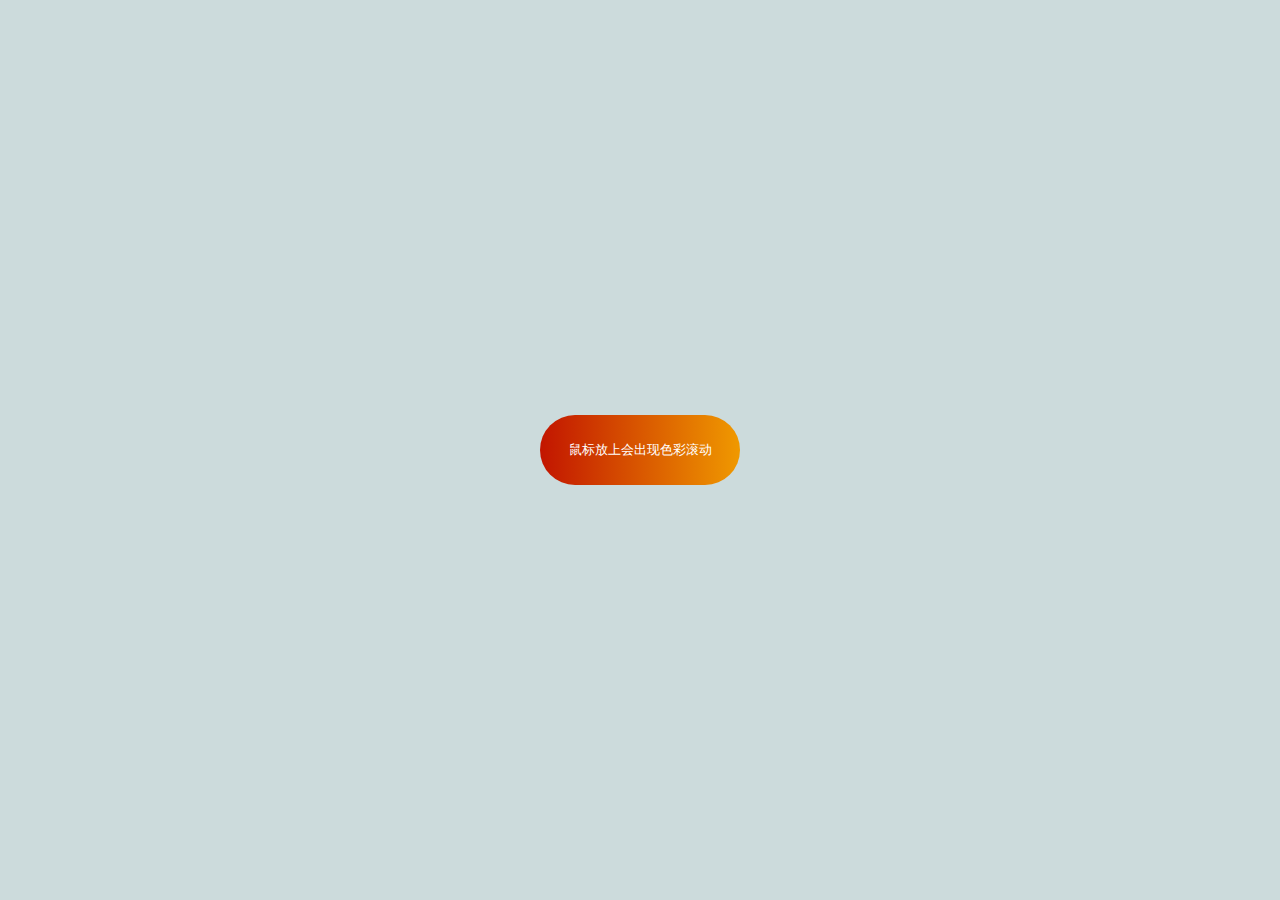
<file: 003/index.html>
<!DOCTYPE html>
<html lang="en">
<head>
    <meta charset="UTF-8">
    <meta name="viewport" content="width=device-width, initial-scale=1.0">
    <meta http-equiv="X-UA-Compatible" content="ie=edge">
    <link rel="stylesheet" href="./style.css">
    <title>Document</title>
</head>
<body>
    <input type="button" value="鼠标放上会出现色彩滚动" id="btn">
</body>
</html>
</file>
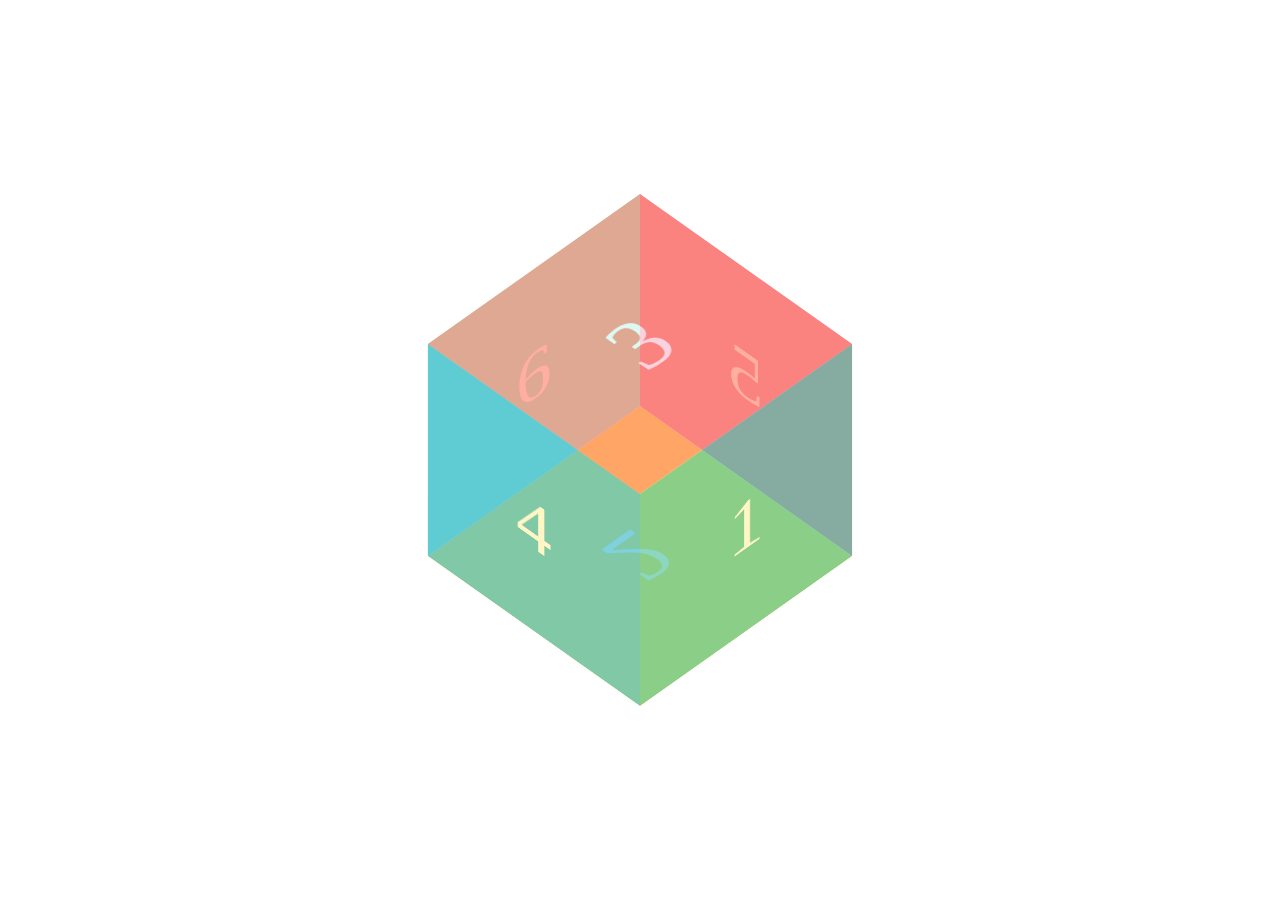
<file: 004/index.html>
<!DOCTYPE html>
<html lang="en">
<head>
    <meta charset="UTF-8">
    <meta name="viewport" content="width=device-width, initial-scale=1.0">
    <meta http-equiv="X-UA-Compatible" content="ie=edge">
    <title>六面正方体</title>
</head>
<body>
    <!DOCTYPE html>
    <html lang="en">
    <head>
        <meta charset="UTF-8">
        <meta name="viewport" content="width=device-width, initial-scale=1.0">
        <meta http-equiv="X-UA-Compatible" content="ie=edge">
        <link rel="stylesheet" href="./style.css">
        <title>Document</title>
    </head>
    <body>
        <div id="container">
            <div class="img-1">1</div>
            <div class="img-2">2</div>
            <div class="img-3">3</div>
            <div class="img-4">4</div>
            <div class="img-5">5</div>
            <div class="img-6">6</div>
        </div>
    </body>
    </html>
</body>
</html>
</file>
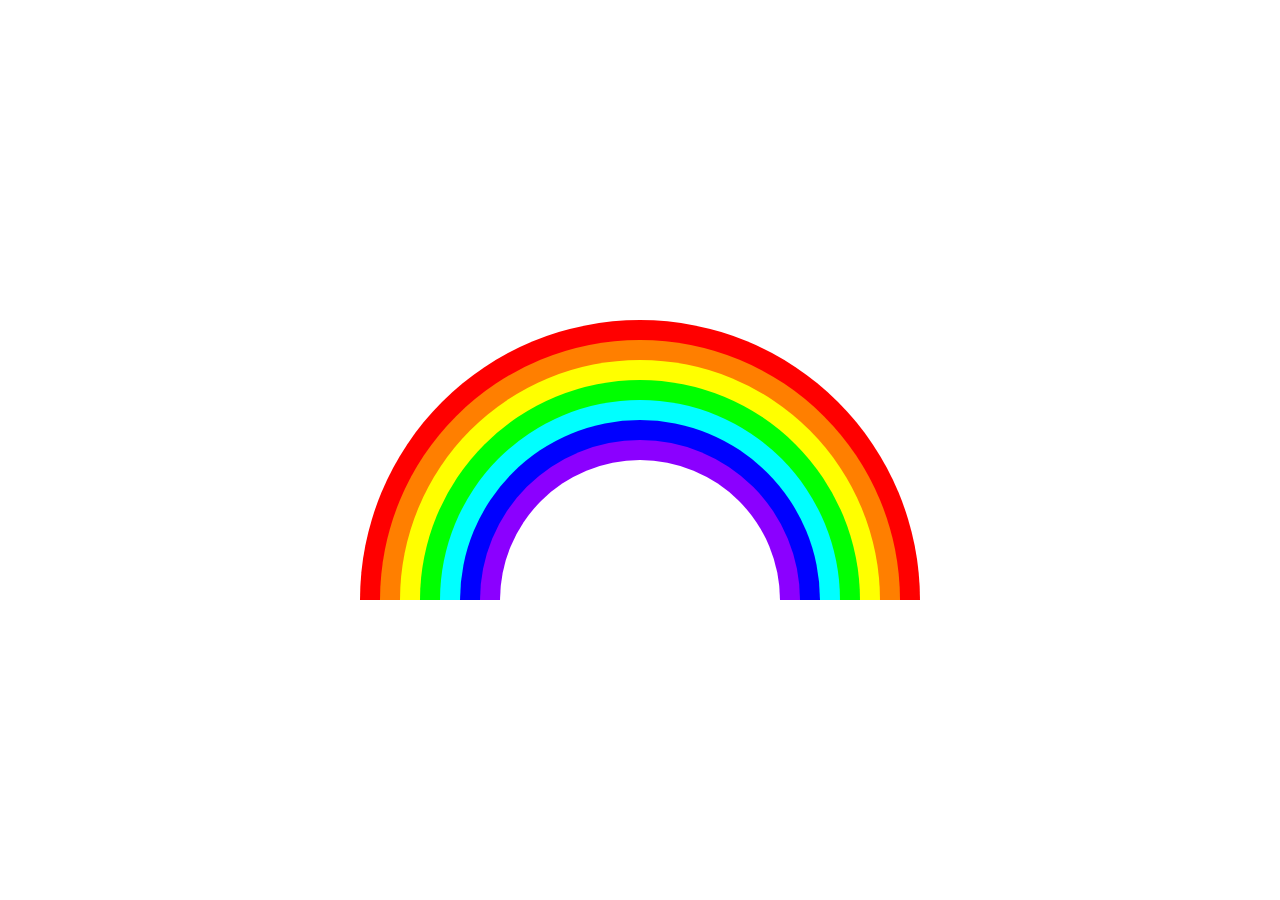
<file: 005/index.html>
<!-- 彩虹 -->
<!DOCTYPE html>
<html lang="en">
<head>
    <meta charset="UTF-8">
    <meta name="viewport" content="width=device-width, initial-scale=1.0">
    <meta http-equiv="X-UA-Compatible" content="ie=edge">
    <link rel="stylesheet" href="./style.css">
    <title>彩虹🌈</title>
</head>
<body>
    <div id="con">
        <div class="color-1"></div>
        <div class="color-2"></div>
        <div class="color-3"></div>
        <div class="color-4"></div>
        <div class="color-5"></div>
        <div class="color-6"></div>
        <div class="color-7"></div>
        <div class="color-8"></div>
    </div>
</body>
</html>
</file>
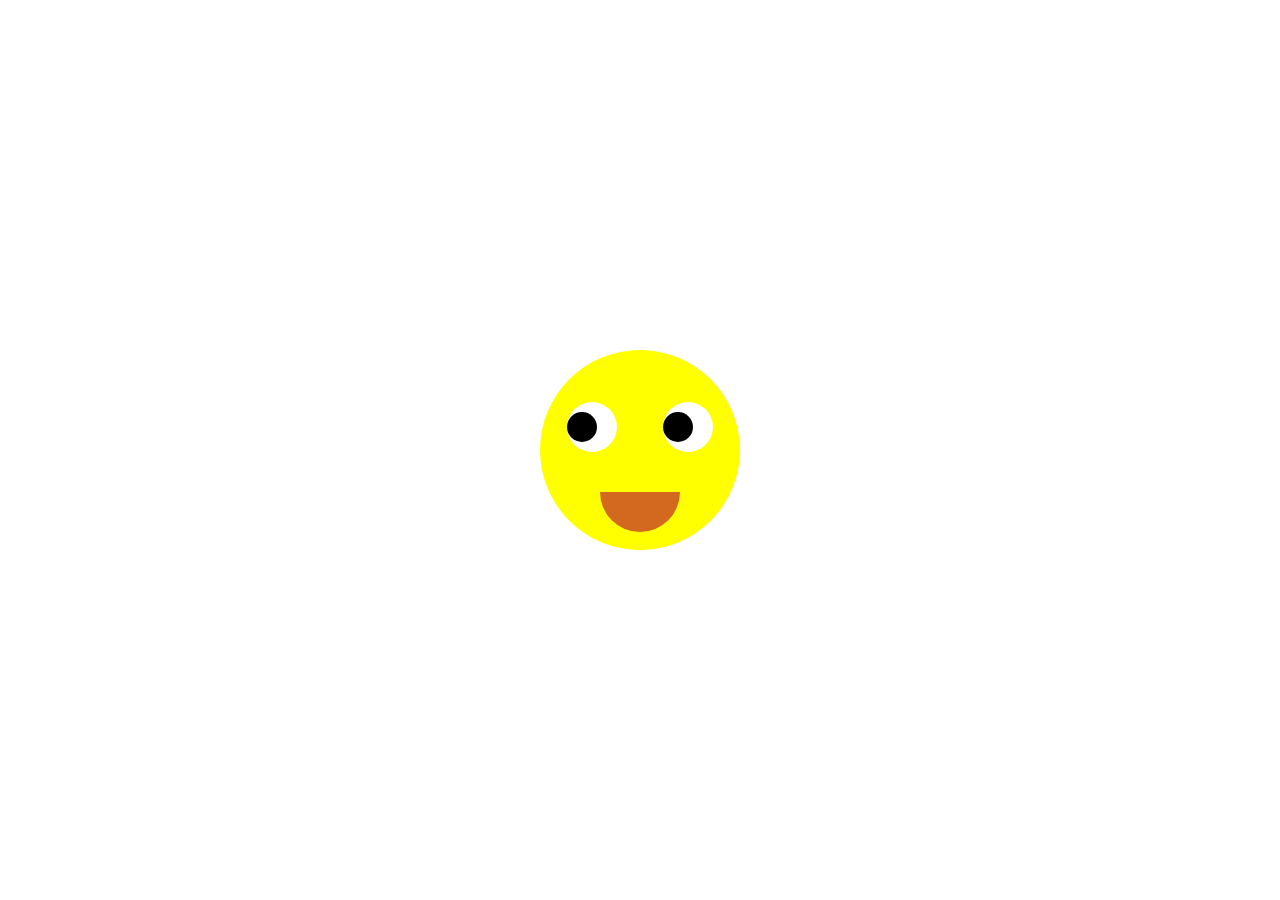
<file: 002.html>
<!-- 
project：大黄脸，眼睛跟随鼠标位置特效
author：许许如生
date：2020-2-1
 -->
<!DOCTYPE html>
<html lang="en">
<hea
d>


    <meta charset="UTF-8">
    <meta name="viewport" content="width=device-width, initial-scale=1.0">
    <meta http-equiv="X-UA-Compatible" content="ie=edge">
    <title>Document</title>
</head>
<style>
    *{
        padding: 0px;
        margin: 0px;
    }
    body{
        display: flex;
        width: 100%;
        height: 100vh;
        justify-content: center;
        align-items: center;
    }
    #con{
        width: 200px;
        height: 200px;
        border-radius: 50%;
        background-color: yellow;
        position: relative;
        display: flex;
        flex-wrap: wrap;
        justify-content: center;
        align-items: center;
    }
    .eyes{
        margin-top: 10px;
        width: 48%;
        height: 49%;
        display: flex;
        justify-content: center;
        align-items: center;
    }
    .eyesCon{
        width: 50px;
        height: 50px;
        background-color: white;
        border-radius: 50%;
        display: flex;
        /* justify-content: center; */
        align-items: center;
        transition: 0.1s;
    }
    /* body:hover .eyesCon{
        transform: rotate(45deg);
    } */
    .yanzhu{
        width: 30px;
        height: 30px;
        border-radius: 50%;
        background-color: black;
    }
    .mouth{
        margin-top: -20px;
        width: 80px;
        height: 40px;
        background-color: chocolate;
        border-radius:0 0 120px 120px ;
    }
    
</style>
<body>
    <div id="con">
        <div class="eyes">
            <div class="eyesCon">
                <div class="yanzhu">

                </div>
            </div>
        </div>
        <div class="eyes">
            <div class="eyesCon">
                <div class="yanzhu">

                </div>
            </div>
        </div>
        <div class="mouth">
        </div>
    </div>
</body>
<script>
document.body.addEventListener('mousemove',function(){
    var xCenter = document.documentElement.clientWidth/2;
    var yCenter = document.documentElement.clientHeight/2;
    var e = event || window.event;
    var x1= e.clientX-xCenter;
    var y1= e.clientY-yCenter;
    var tang = 360*Math.atan(y1/x1)/(2*Math.PI);
        var getEyes = document.getElementsByClassName('eyesCon');
    if(e.clientX<xCenter){     
        tang = tang+'deg';
            for(let i = 0 ;i<2 ;i++){
            getEyes[i].style.transform = "rotate("+tang+")";
        }
    }else{
        tang+=180;
        console.log(tang);
        tang+='deg';
        for(let i = 0 ;i<2 ;i++){
            getEyes[i].style.transform = "rotate("+tang+")";
        }
    }
})
</script>
</html>
</file>
<file: 003/style.css>
* {
  padding: 0px;
  margin: 0px;
}

body {
  width: 100%;
  height: 100vh;
  background-color: #CCDBDC;
  display: flex;
  align-items: center;
  justify-content: center;
}

#btn {
  outline: none;
  border: none;
  width: 200px;
  height: 70px;
  border-radius: 35px;
  border: 0px solid black;
  background-image: linear-gradient(90deg, #c21500, #ffc500, #DE6262, #c21500);
  background-size: 400%;
  box-shadow: 10px 10px blur;
  color: white;
}
#btn:hover {
  animation: startDisplay 4s infinite linear;
}

@keyframes startDisplay {
  from {
    background-position: 0%;
  }
  to {
    background-position: 400%;
  }
}

/*# sourceMappingURL=style.css.map */
</file>
<file: 004/style.css>
* {
  padding: 0px;
  margin: 0px;
}

body {
  width: 100%;
  height: 100vh;
  display: flex;
  align-items: center;
  justify-content: center;
}

#container {
  width: 300px;
  height: 300px;
  transform-style: preserve-3d;
  transform: rotateX(-45deg) rotateY(45deg);
}
#container .img-1 {
  width: 300px;
  height: 300px;
  background-color: #15AF83;
  opacity: 0.5;
  position: absolute;
  font-size: 100px;
  text-align: center;
  line-height: 300px;
  color: white;
}
#container .img-2 {
  width: 300px;
  height: 300px;
  background-color: #FFDB15;
  opacity: 0.5;
  position: absolute;
  font-size: 100px;
  text-align: center;
  line-height: 300px;
  color: white;
}
#container .img-3 {
  width: 300px;
  height: 300px;
  background-color: #FF5C3F;
  opacity: 0.5;
  position: absolute;
  font-size: 100px;
  text-align: center;
  line-height: 300px;
  color: white;
}
#container .img-4 {
  width: 300px;
  height: 300px;
  background-color: #00A3C0;
  opacity: 0.5;
  position: absolute;
  font-size: 100px;
  text-align: center;
  line-height: 300px;
  color: white;
}
#container .img-5 {
  width: 300px;
  height: 300px;
  background-color: #EA507C;
  opacity: 0.5;
  position: absolute;
  font-size: 100px;
  text-align: center;
  line-height: 300px;
  color: white;
}
#container .img-6 {
  width: 300px;
  height: 300px;
  background-color: #7AE7C7;
  opacity: 0.5;
  position: absolute;
  font-size: 100px;
  text-align: center;
  line-height: 300px;
  color: white;
}
#container .img-1 {
  transform: translateZ(150px);
}
#container .img-2 {
  transform: rotateX(-90deg) translateZ(150px);
}
#container .img-3 {
  transform: rotateX(90deg) translateZ(150px);
}
#container .img-4 {
  transform: rotateY(-90deg) translateZ(150px);
}
#container .img-5 {
  transform: rotateY(90deg) translateZ(150px);
}
#container .img-6 {
  transform: translateZ(-150px);
}
#container:hover {
  animation: startPlay 4s infinite linear;
}

@keyframes startPlay {
  from {
    transform: rotateY(45deg) rotateX(-45deg);
  }
  to {
    transform: rotateY(405deg) rotateX(-405deg);
  }
}

/*# sourceMappingURL=style.css.map */
</file>
<file: 005/style.css>
* {
  padding: 0px;
  margin: 0px;
}

body {
  width: 100%;
  height: 100vh;
  display: flex;
  justify-content: center;
  align-items: center;
}

#con {
  display: flex;
  justify-content: center;
  align-items: flex-end;
  position: relative;
  width: 600px;
  height: 300px;
}
#con .color-1 {
  height: 280px;
  width: 560px;
  border-top-left-radius: 280px;
  border-top-right-radius: 280px;
  background-color: #FF0000;
  position: absolute;
}
#con .color-2 {
  height: 260px;
  width: 520px;
  border-top-left-radius: 260px;
  border-top-right-radius: 260px;
  background-color: #FF7F00;
  position: absolute;
}
#con .color-3 {
  height: 240px;
  width: 480px;
  border-top-left-radius: 240px;
  border-top-right-radius: 240px;
  background-color: #FFFF00;
  position: absolute;
}
#con .color-4 {
  height: 220px;
  width: 440px;
  border-top-left-radius: 220px;
  border-top-right-radius: 220px;
  background-color: #00FF00;
  position: absolute;
}
#con .color-5 {
  height: 200px;
  width: 400px;
  border-top-left-radius: 200px;
  border-top-right-radius: 200px;
  background-color: #00FFFF;
  position: absolute;
}
#con .color-6 {
  height: 180px;
  width: 360px;
  border-top-left-radius: 180px;
  border-top-right-radius: 180px;
  background-color: #0000FF;
  position: absolute;
}
#con .color-7 {
  height: 160px;
  width: 320px;
  border-top-left-radius: 160px;
  border-top-right-radius: 160px;
  background-color: #8B00FF;
  position: absolute;
}
#con .color-8 {
  height: 140px;
  width: 280px;
  border-top-left-radius: 140px;
  border-top-right-radius: 140px;
  background-color: #FFFFFF;
  position: absolute;
}

/*# sourceMappingURL=style.css.map */
</file>
